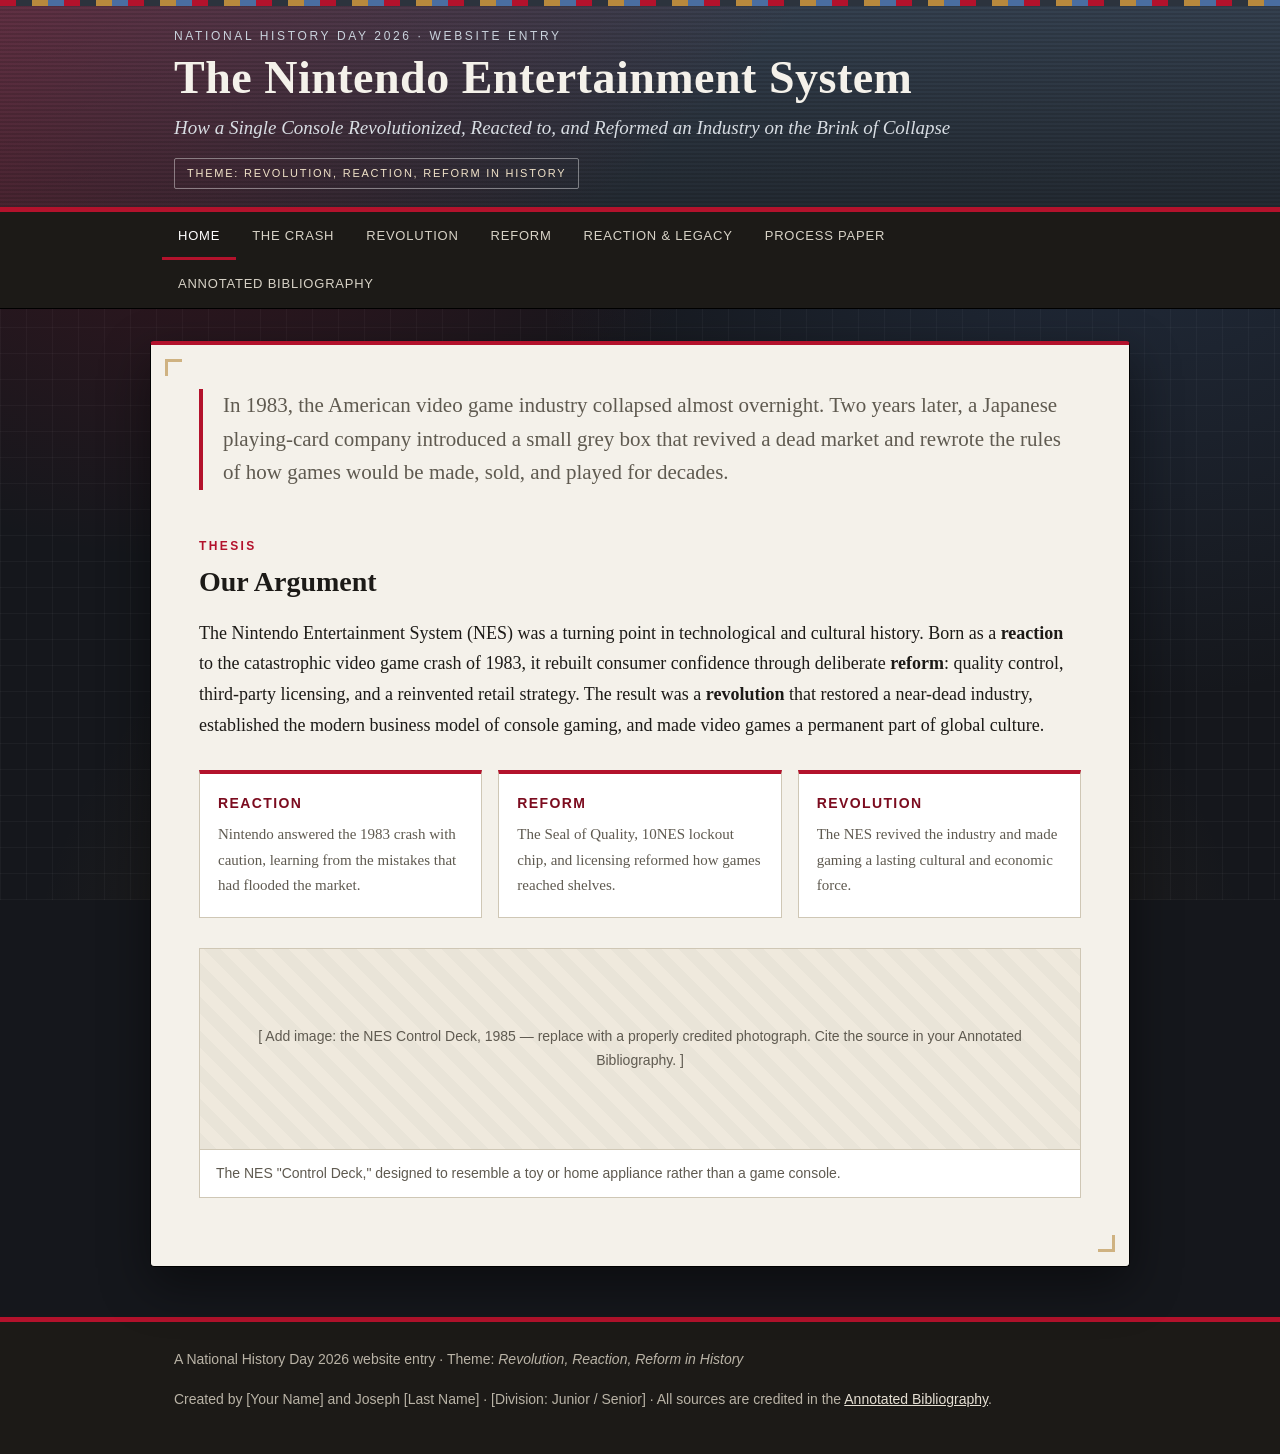
<file: index.html>
<!DOCTYPE html>
<html lang="en">
<head>
  <meta charset="UTF-8">
  <meta name="viewport" content="width=device-width, initial-scale=1.0">
  <title>The Nintendo Entertainment System | NHD 2026</title>
  <meta name="description" content="A National History Day website exploring how the Nintendo Entertainment System revolutionized, reacted to, and reformed the American video game industry.">
  <link rel="stylesheet" href="styles.css">
</head>
<body>
  <header class="masthead">
    <div class="masthead-inner">
      <p class="eyebrow">National History Day 2026 &middot; Website Entry</p>
      <h1>The Nintendo Entertainment System</h1>
      <p class="sub">How a Single Console Revolutionized, Reacted to, and Reformed an Industry on the Brink of Collapse</p>
      <span class="theme-tag">Theme: Revolution, Reaction, Reform in History</span>
    </div>
  </header>

  <nav class="primary">
    <ul>
      <li><a class="active" href="index.html">Home</a></li>
      <li><a href="crash.html">The Crash</a></li>
      <li><a href="revolution.html">Revolution</a></li>
      <li><a href="reform.html">Reform</a></li>
      <li><a href="legacy.html">Reaction &amp; Legacy</a></li>
      <li><a href="process-paper.html">Process Paper</a></li>
      <li><a href="bibliography.html">Annotated Bibliography</a></li>
    </ul>
  </nav>

  <main>
    <p class="lede">In 1983, the American video game industry collapsed almost overnight. Two years later, a Japanese playing-card company introduced a small grey box that revived a dead market and rewrote the rules of how games would be made, sold, and played for decades.</p>

    <h2 class="section"><span class="num">Thesis</span>Our Argument</h2>
    <p>The Nintendo Entertainment System (NES) was a turning point in technological and cultural history. Born as a <strong>reaction</strong> to the catastrophic video game crash of 1983, it rebuilt consumer confidence through deliberate <strong>reform</strong>: quality control, third-party licensing, and a reinvented retail strategy. The result was a <strong>revolution</strong> that restored a near-dead industry, established the modern business model of console gaming, and made video games a permanent part of global culture.</p>

    <div class="triad">
      <div class="card">
        <h4>Reaction</h4>
        <p>Nintendo answered the 1983 crash with caution, learning from the mistakes that had flooded the market.</p>
      </div>
      <div class="card">
        <h4>Reform</h4>
        <p>The Seal of Quality, 10NES lockout chip, and licensing reformed how games reached shelves.</p>
      </div>
      <div class="card">
        <h4>Revolution</h4>
        <p>The NES revived the industry and made gaming a lasting cultural and economic force.</p>
      </div>
    </div>

    <figure>
      <div class="media-placeholder">[ Add image: the NES Control Deck, 1985 &mdash; replace with a properly credited photograph. Cite the source in your Annotated Bibliography. ]</div>
      <figcaption>The NES "Control Deck," designed to resemble a toy or home appliance rather than a game console.</figcaption>
    </figure>

  </main>

  <footer>
    <div class="inner">
      <p>A National History Day 2026 website entry &middot; Theme: <em>Revolution, Reaction, Reform in History</em></p>
      <p>Created by [Your Name] and Joseph [Last Name] &middot; [Division: Junior / Senior] &middot; All sources are credited in the <a href="bibliography.html">Annotated Bibliography</a>.</p>
    </div>
  </footer>
</body>
</html>
</file>
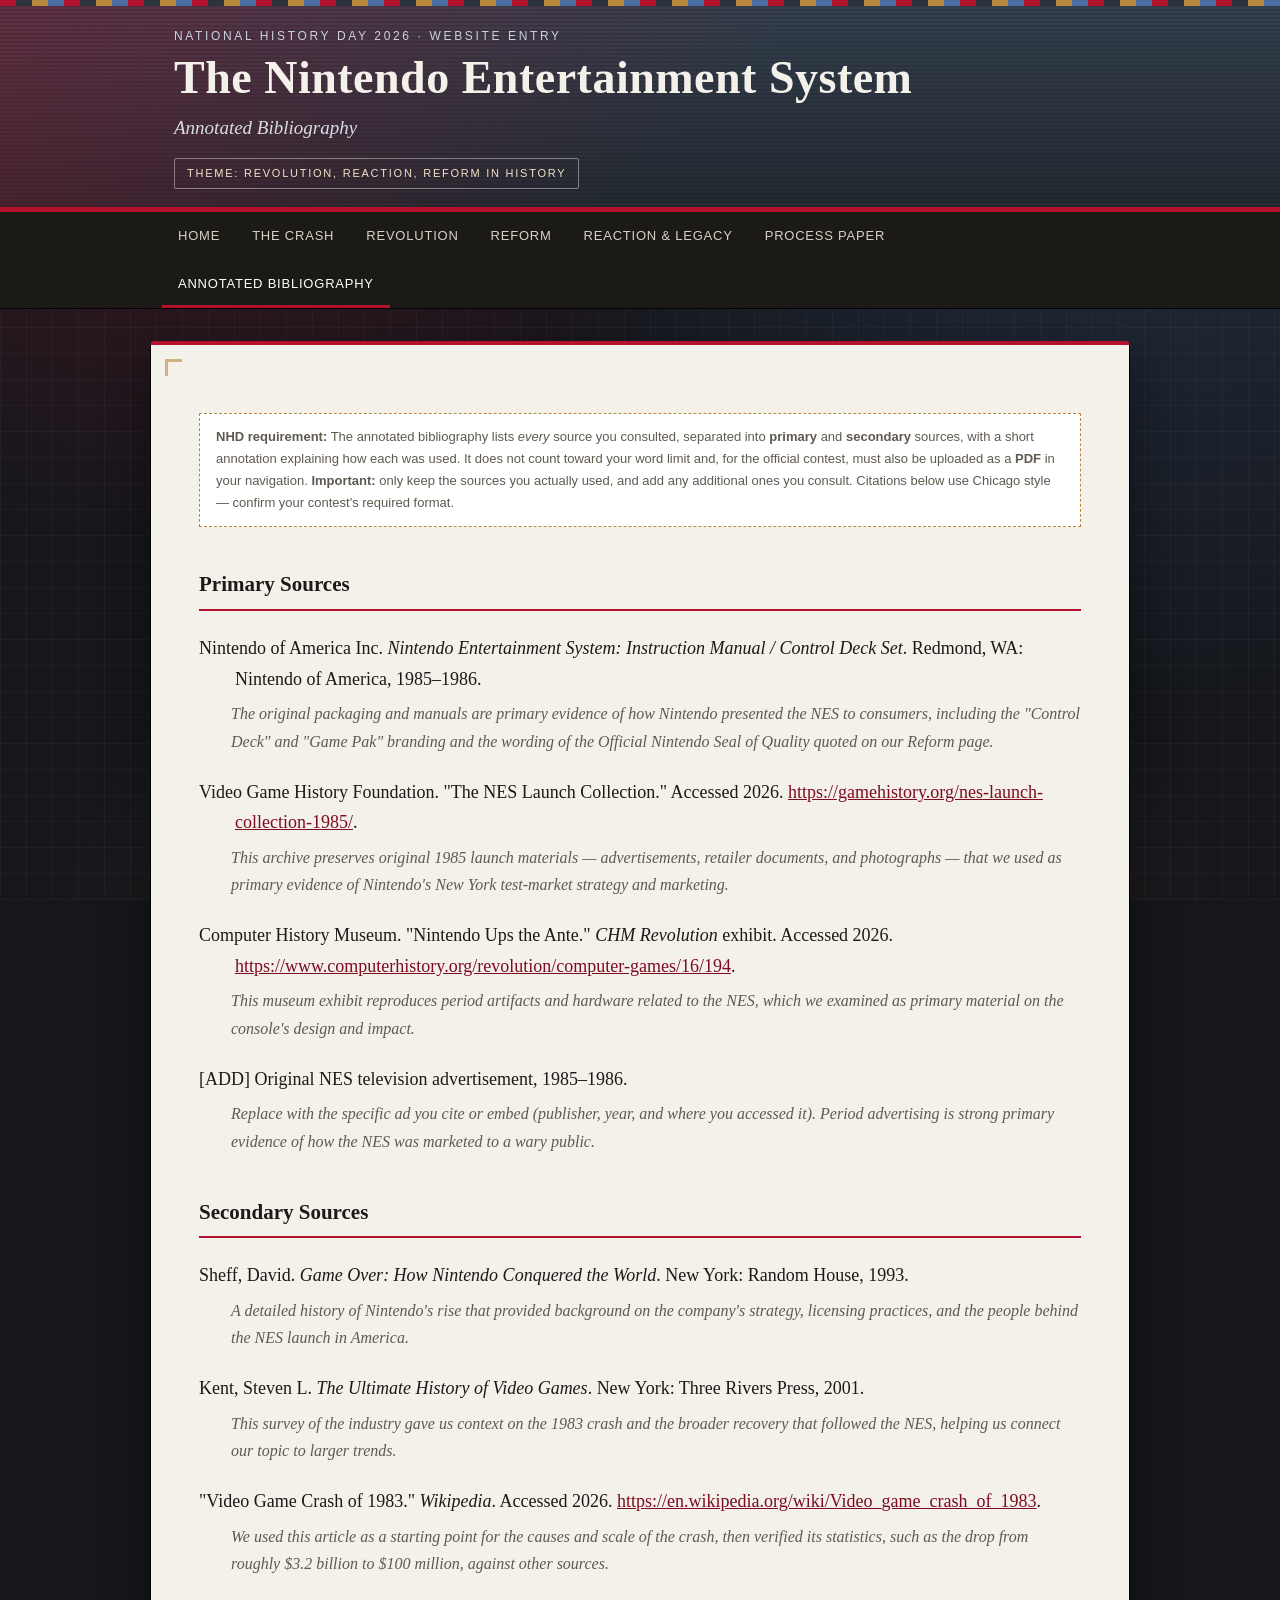
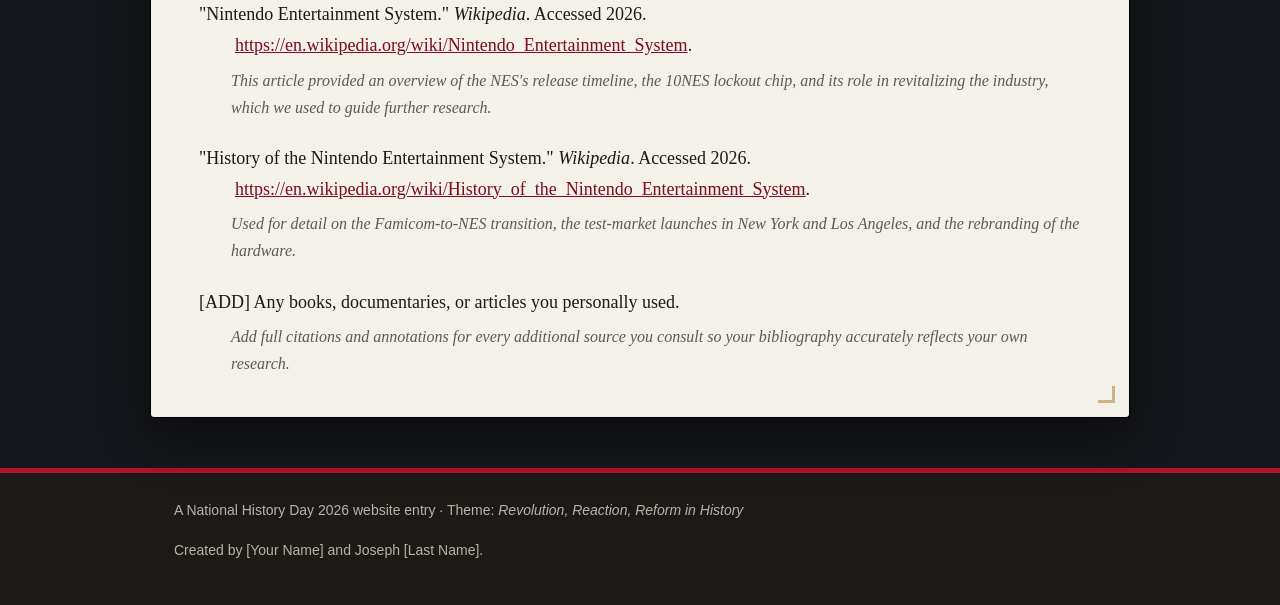
<file: bibliography.html>
<!DOCTYPE html>
<html lang="en">
<head>
  <meta charset="UTF-8">
  <meta name="viewport" content="width=device-width, initial-scale=1.0">
  <title>Annotated Bibliography | NHD 2026</title>
  <meta name="description" content="Annotated bibliography of primary and secondary sources for this NHD website on the NES.">
  <link rel="stylesheet" href="styles.css">
</head>
<body>
  <header class="masthead">
    <div class="masthead-inner">
      <p class="eyebrow">National History Day 2026 &middot; Website Entry</p>
      <h1>The Nintendo Entertainment System</h1>
      <p class="sub">Annotated Bibliography</p>
      <span class="theme-tag">Theme: Revolution, Reaction, Reform in History</span>
    </div>
  </header>

  <nav class="primary">
    <ul>
      <li><a href="index.html">Home</a></li>
      <li><a href="crash.html">The Crash</a></li>
      <li><a href="revolution.html">Revolution</a></li>
      <li><a href="reform.html">Reform</a></li>
      <li><a href="legacy.html">Reaction &amp; Legacy</a></li>
      <li><a href="process-paper.html">Process Paper</a></li>
      <li><a class="active" href="bibliography.html">Annotated Bibliography</a></li>
    </ul>
  </nav>

  <main class="biblio">
    <div class="wordcount-note">
      <strong>NHD requirement:</strong> The annotated bibliography lists <em>every</em> source you consulted, separated into <strong>primary</strong> and <strong>secondary</strong> sources, with a short annotation explaining how each was used. It does not count toward your word limit and, for the official contest, must also be uploaded as a <strong>PDF</strong> in your navigation. <strong>Important:</strong> only keep the sources you actually used, and add any additional ones you consult. Citations below use Chicago style &mdash; confirm your contest's required format.
    </div>

    <h3>Primary Sources</h3>
    <dl>
      <dt>Nintendo of America Inc. <em>Nintendo Entertainment System: Instruction Manual / Control Deck Set</em>. Redmond, WA: Nintendo of America, 1985&ndash;1986.</dt>
      <dd>The original packaging and manuals are primary evidence of how Nintendo presented the NES to consumers, including the "Control Deck" and "Game Pak" branding and the wording of the Official Nintendo Seal of Quality quoted on our Reform page.</dd>

      <dt>Video Game History Foundation. "The NES Launch Collection." Accessed 2026. <a href="https://gamehistory.org/nes-launch-collection-1985/">https://gamehistory.org/nes-launch-collection-1985/</a>.</dt>
      <dd>This archive preserves original 1985 launch materials &mdash; advertisements, retailer documents, and photographs &mdash; that we used as primary evidence of Nintendo's New York test-market strategy and marketing.</dd>

      <dt>Computer History Museum. "Nintendo Ups the Ante." <em>CHM Revolution</em> exhibit. Accessed 2026. <a href="https://www.computerhistory.org/revolution/computer-games/16/194">https://www.computerhistory.org/revolution/computer-games/16/194</a>.</dt>
      <dd>This museum exhibit reproduces period artifacts and hardware related to the NES, which we examined as primary material on the console's design and impact.</dd>

      <dt>[ADD] Original NES television advertisement, 1985&ndash;1986.</dt>
      <dd>Replace with the specific ad you cite or embed (publisher, year, and where you accessed it). Period advertising is strong primary evidence of how the NES was marketed to a wary public.</dd>
    </dl>

    <h3>Secondary Sources</h3>
    <dl>
      <dt>Sheff, David. <em>Game Over: How Nintendo Conquered the World</em>. New York: Random House, 1993.</dt>
      <dd>A detailed history of Nintendo's rise that provided background on the company's strategy, licensing practices, and the people behind the NES launch in America.</dd>

      <dt>Kent, Steven L. <em>The Ultimate History of Video Games</em>. New York: Three Rivers Press, 2001.</dt>
      <dd>This survey of the industry gave us context on the 1983 crash and the broader recovery that followed the NES, helping us connect our topic to larger trends.</dd>

      <dt>"Video Game Crash of 1983." <em>Wikipedia</em>. Accessed 2026. <a href="https://en.wikipedia.org/wiki/Video_game_crash_of_1983">https://en.wikipedia.org/wiki/Video_game_crash_of_1983</a>.</dt>
      <dd>We used this article as a starting point for the causes and scale of the crash, then verified its statistics, such as the drop from roughly $3.2 billion to $100 million, against other sources.</dd>

      <dt>"Nintendo Entertainment System." <em>Wikipedia</em>. Accessed 2026. <a href="https://en.wikipedia.org/wiki/Nintendo_Entertainment_System">https://en.wikipedia.org/wiki/Nintendo_Entertainment_System</a>.</dt>
      <dd>This article provided an overview of the NES's release timeline, the 10NES lockout chip, and its role in revitalizing the industry, which we used to guide further research.</dd>

      <dt>"History of the Nintendo Entertainment System." <em>Wikipedia</em>. Accessed 2026. <a href="https://en.wikipedia.org/wiki/History_of_the_Nintendo_Entertainment_System">https://en.wikipedia.org/wiki/History_of_the_Nintendo_Entertainment_System</a>.</dt>
      <dd>Used for detail on the Famicom-to-NES transition, the test-market launches in New York and Los Angeles, and the rebranding of the hardware.</dd>

      <dt>[ADD] Any books, documentaries, or articles you personally used.</dt>
      <dd>Add full citations and annotations for every additional source you consult so your bibliography accurately reflects your own research.</dd>
    </dl>
  </main>

  <footer>
    <div class="inner">
      <p>A National History Day 2026 website entry &middot; Theme: <em>Revolution, Reaction, Reform in History</em></p>
      <p>Created by [Your Name] and Joseph [Last Name].</p>
    </div>
  </footer>
</body>
</html>
</file>
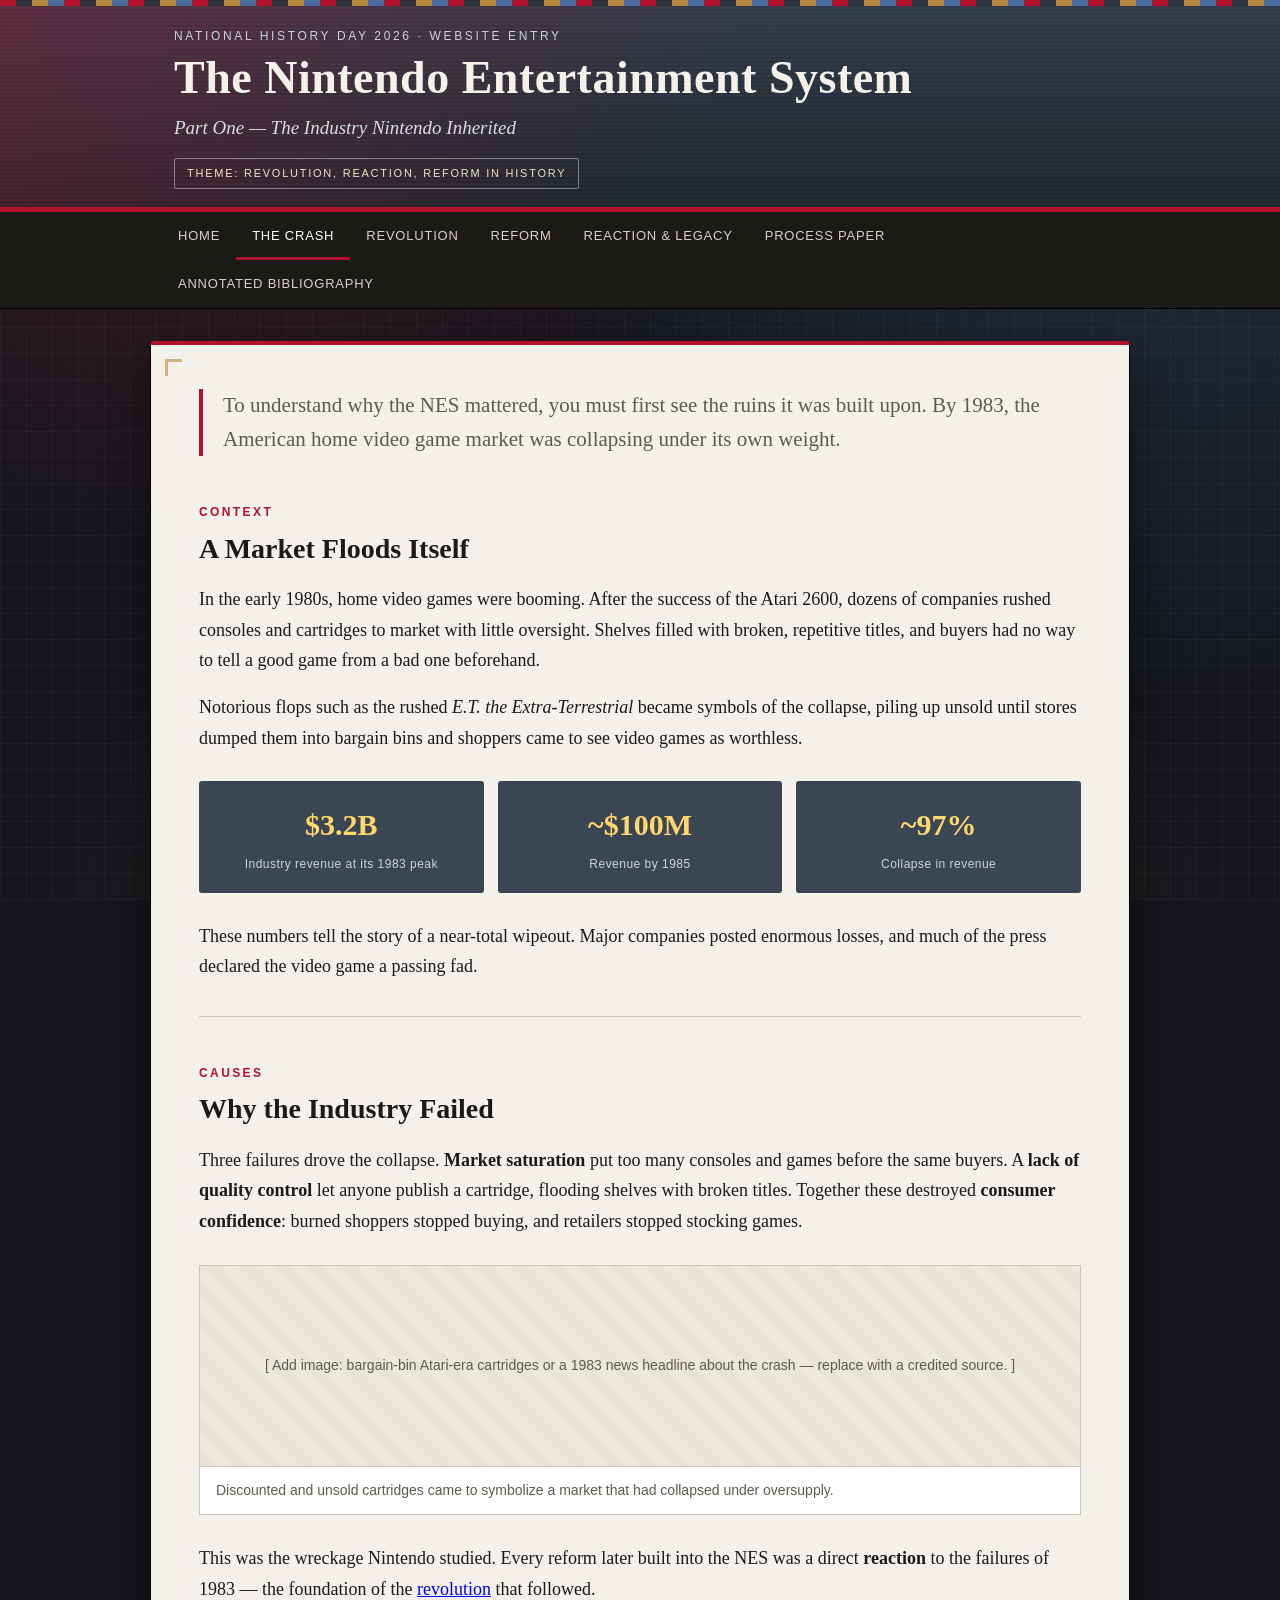
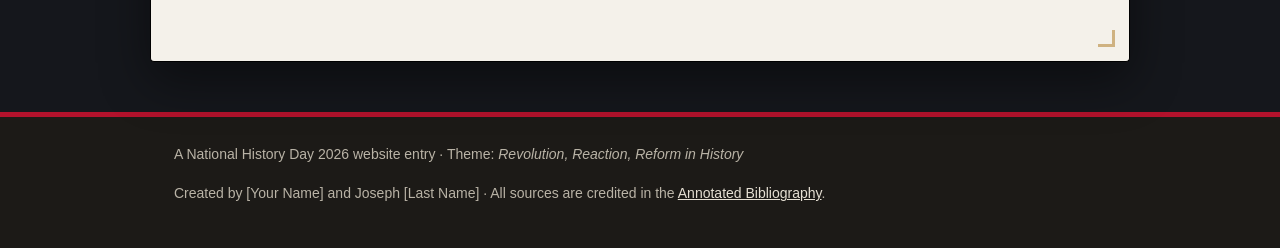
<file: crash.html>
<!DOCTYPE html>
<html lang="en">
<head>
  <meta charset="UTF-8">
  <meta name="viewport" content="width=device-width, initial-scale=1.0">
  <title>The Crash of 1983 | NHD 2026</title>
  <meta name="description" content="The video game crash of 1983 and the collapse that set the stage for the NES.">
  <link rel="stylesheet" href="styles.css">
</head>
<body>
  <header class="masthead">
    <div class="masthead-inner">
      <p class="eyebrow">National History Day 2026 &middot; Website Entry</p>
      <h1>The Nintendo Entertainment System</h1>
      <p class="sub">Part One &mdash; The Industry Nintendo Inherited</p>
      <span class="theme-tag">Theme: Revolution, Reaction, Reform in History</span>
    </div>
  </header>

  <nav class="primary">
    <ul>
      <li><a href="index.html">Home</a></li>
      <li><a class="active" href="crash.html">The Crash</a></li>
      <li><a href="revolution.html">Revolution</a></li>
      <li><a href="reform.html">Reform</a></li>
      <li><a href="legacy.html">Reaction &amp; Legacy</a></li>
      <li><a href="process-paper.html">Process Paper</a></li>
      <li><a href="bibliography.html">Annotated Bibliography</a></li>
    </ul>
  </nav>

  <main>
    <p class="lede">To understand why the NES mattered, you must first see the ruins it was built upon. By 1983, the American home video game market was collapsing under its own weight.</p>

    <h2 class="section"><span class="num">Context</span>A Market Floods Itself</h2>
    <p>In the early 1980s, home video games were booming. After the success of the Atari 2600, dozens of companies rushed consoles and cartridges to market with little oversight. Shelves filled with broken, repetitive titles, and buyers had no way to tell a good game from a bad one beforehand.</p>

    <p>Notorious flops such as the rushed <em>E.T. the Extra-Terrestrial</em> became symbols of the collapse, piling up unsold until stores dumped them into bargain bins and shoppers came to see video games as worthless.</p>

    <div class="stats">
      <div class="stat"><span class="big">$3.2B</span><small>Industry revenue at its 1983 peak</small></div>
      <div class="stat"><span class="big">~$100M</span><small>Revenue by 1985</small></div>
      <div class="stat"><span class="big">~97%</span><small>Collapse in revenue</small></div>
    </div>

    <p>These numbers tell the story of a near-total wipeout. Major companies posted enormous losses, and much of the press declared the video game a passing fad.</p>

    <hr class="rule">

    <h2 class="section"><span class="num">Causes</span>Why the Industry Failed</h2>
    <p>Three failures drove the collapse. <strong>Market saturation</strong> put too many consoles and games before the same buyers. A <strong>lack of quality control</strong> let anyone publish a cartridge, flooding shelves with broken titles. Together these destroyed <strong>consumer confidence</strong>: burned shoppers stopped buying, and retailers stopped stocking games.</p>

    <figure>
      <div class="media-placeholder">[ Add image: bargain-bin Atari-era cartridges or a 1983 news headline about the crash &mdash; replace with a credited source. ]</div>
      <figcaption>Discounted and unsold cartridges came to symbolize a market that had collapsed under oversupply.</figcaption>
    </figure>

    <p>This was the wreckage Nintendo studied. Every reform later built into the NES was a direct <strong>reaction</strong> to the failures of 1983 &mdash; the foundation of the <a href="revolution.html">revolution</a> that followed.</p>
  </main>

  <footer>
    <div class="inner">
      <p>A National History Day 2026 website entry &middot; Theme: <em>Revolution, Reaction, Reform in History</em></p>
      <p>Created by [Your Name] and Joseph [Last Name] &middot; All sources are credited in the <a href="bibliography.html">Annotated Bibliography</a>.</p>
    </div>
  </footer>
</body>
</html>
</file>
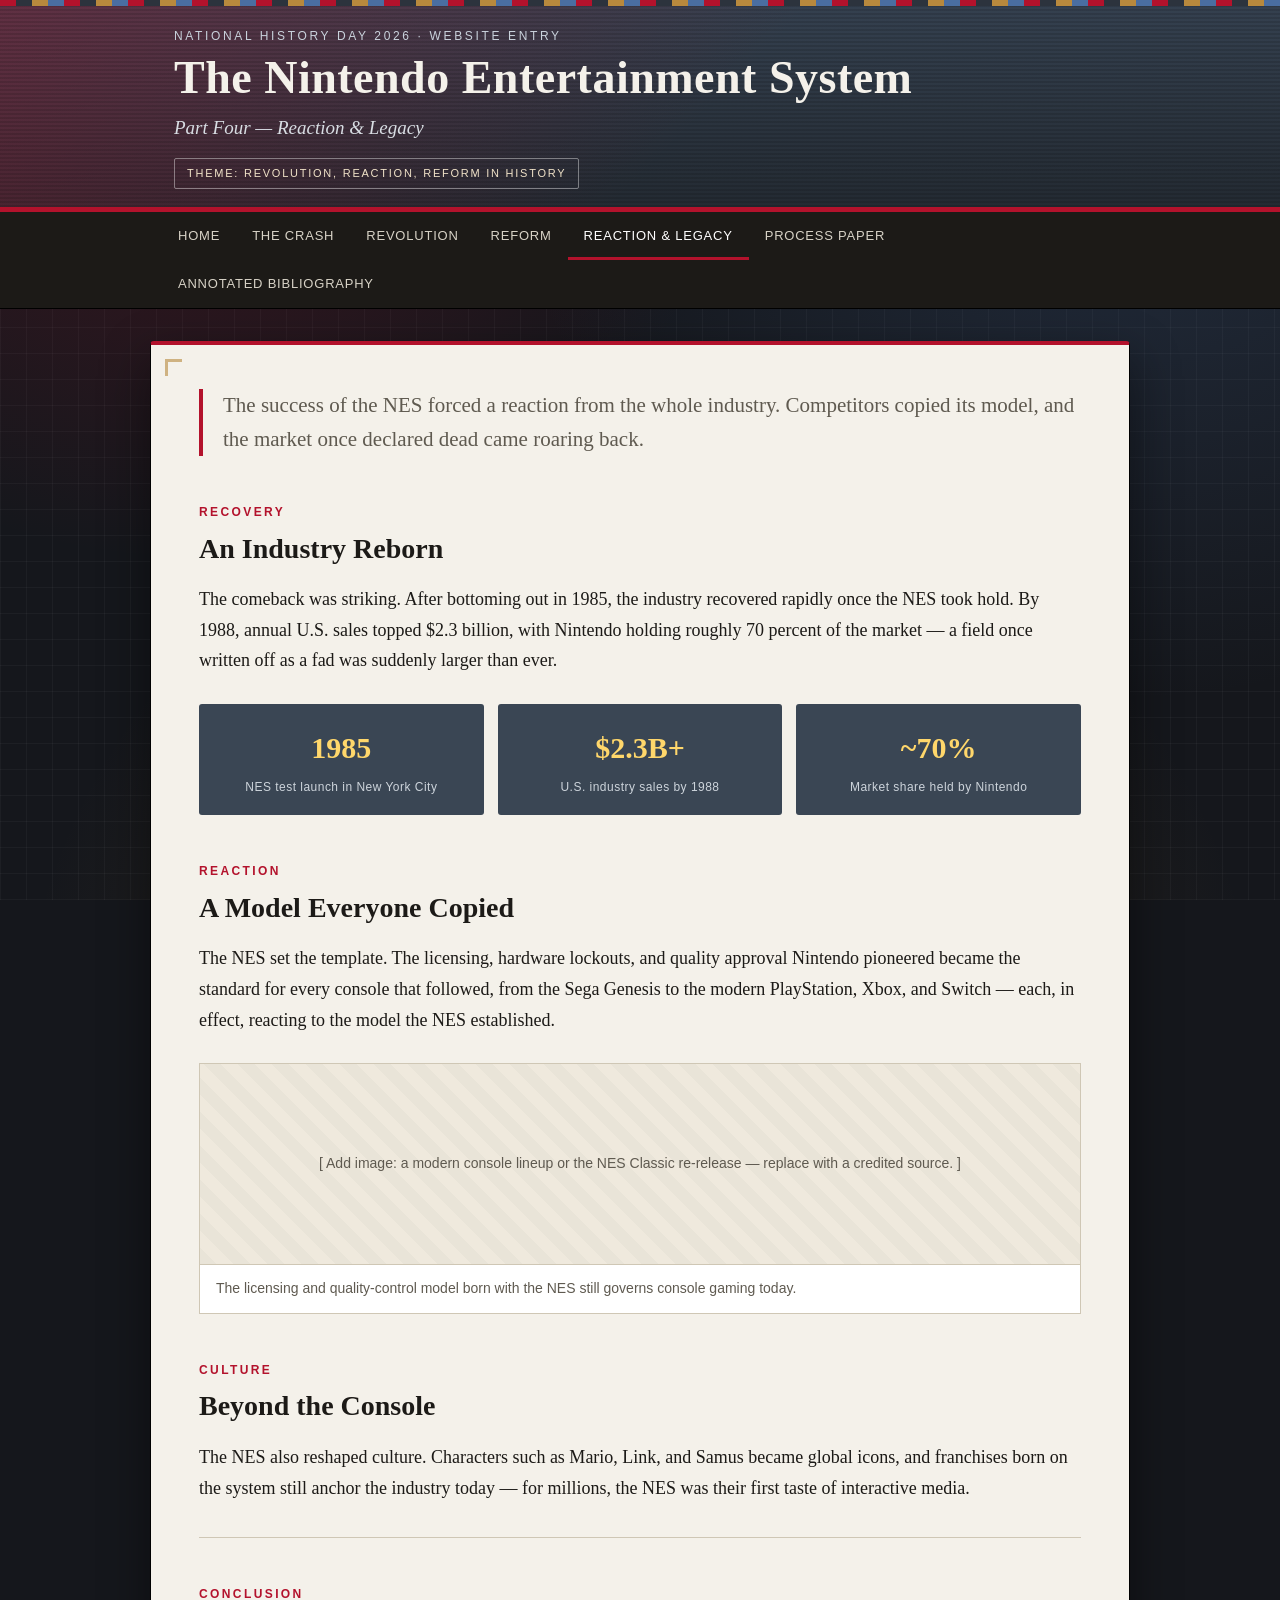
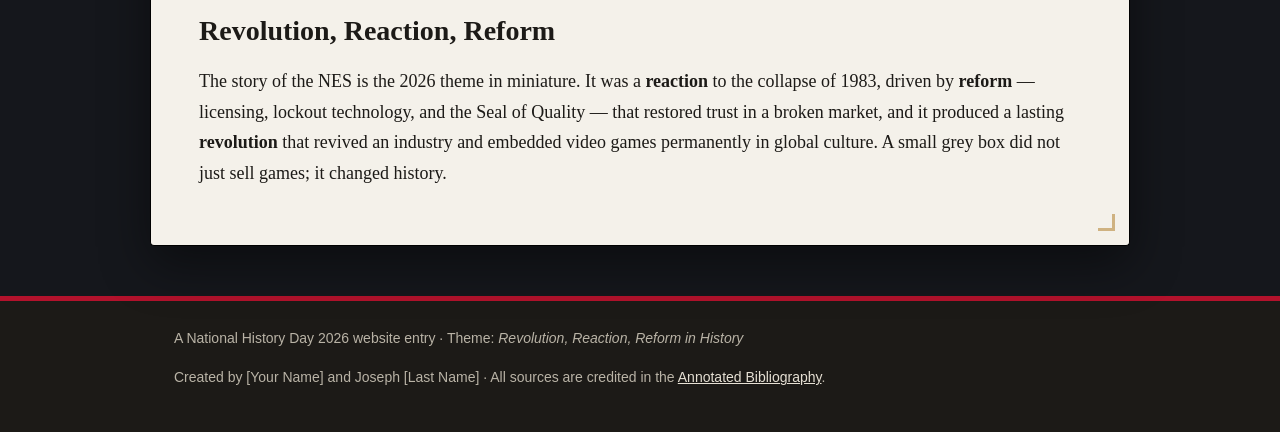
<file: legacy.html>
<!DOCTYPE html>
<html lang="en">
<head>
  <meta charset="UTF-8">
  <meta name="viewport" content="width=device-width, initial-scale=1.0">
  <title>Reaction &amp; Legacy | NHD 2026</title>
  <meta name="description" content="The lasting impact of the NES on the video game industry and global culture.">
  <link rel="stylesheet" href="styles.css">
</head>
<body>
  <header class="masthead">
    <div class="masthead-inner">
      <p class="eyebrow">National History Day 2026 &middot; Website Entry</p>
      <h1>The Nintendo Entertainment System</h1>
      <p class="sub">Part Four &mdash; Reaction &amp; Legacy</p>
      <span class="theme-tag">Theme: Revolution, Reaction, Reform in History</span>
    </div>
  </header>

  <nav class="primary">
    <ul>
      <li><a href="index.html">Home</a></li>
      <li><a href="crash.html">The Crash</a></li>
      <li><a href="revolution.html">Revolution</a></li>
      <li><a href="reform.html">Reform</a></li>
      <li><a class="active" href="legacy.html">Reaction &amp; Legacy</a></li>
      <li><a href="process-paper.html">Process Paper</a></li>
      <li><a href="bibliography.html">Annotated Bibliography</a></li>
    </ul>
  </nav>

  <main>
    <p class="lede">The success of the NES forced a reaction from the whole industry. Competitors copied its model, and the market once declared dead came roaring back.</p>

    <h2 class="section"><span class="num">Recovery</span>An Industry Reborn</h2>
    <p>The comeback was striking. After bottoming out in 1985, the industry recovered rapidly once the NES took hold. By 1988, annual U.S. sales topped $2.3 billion, with Nintendo holding roughly 70 percent of the market &mdash; a field once written off as a fad was suddenly larger than ever.</p>

    <div class="stats">
      <div class="stat"><span class="big">1985</span><small>NES test launch in New York City</small></div>
      <div class="stat"><span class="big">$2.3B+</span><small>U.S. industry sales by 1988</small></div>
      <div class="stat"><span class="big">~70%</span><small>Market share held by Nintendo</small></div>
    </div>

    <h2 class="section"><span class="num">Reaction</span>A Model Everyone Copied</h2>
    <p>The NES set the template. The licensing, hardware lockouts, and quality approval Nintendo pioneered became the standard for every console that followed, from the Sega Genesis to the modern PlayStation, Xbox, and Switch &mdash; each, in effect, reacting to the model the NES established.</p>

    <figure>
      <div class="media-placeholder">[ Add image: a modern console lineup or the NES Classic re-release &mdash; replace with a credited source. ]</div>
      <figcaption>The licensing and quality-control model born with the NES still governs console gaming today.</figcaption>
    </figure>

    <h2 class="section"><span class="num">Culture</span>Beyond the Console</h2>
    <p>The NES also reshaped culture. Characters such as Mario, Link, and Samus became global icons, and franchises born on the system still anchor the industry today &mdash; for millions, the NES was their first taste of interactive media.</p>

    <hr class="rule">

    <h2 class="section"><span class="num">Conclusion</span>Revolution, Reaction, Reform</h2>
    <p>The story of the NES is the 2026 theme in miniature. It was a <strong>reaction</strong> to the collapse of 1983, driven by <strong>reform</strong> &mdash; licensing, lockout technology, and the Seal of Quality &mdash; that restored trust in a broken market, and it produced a lasting <strong>revolution</strong> that revived an industry and embedded video games permanently in global culture. A small grey box did not just sell games; it changed history.</p>
  </main>

  <footer>
    <div class="inner">
      <p>A National History Day 2026 website entry &middot; Theme: <em>Revolution, Reaction, Reform in History</em></p>
      <p>Created by [Your Name] and Joseph [Last Name] &middot; All sources are credited in the <a href="bibliography.html">Annotated Bibliography</a>.</p>
    </div>
  </footer>
</body>
</html>
</file>
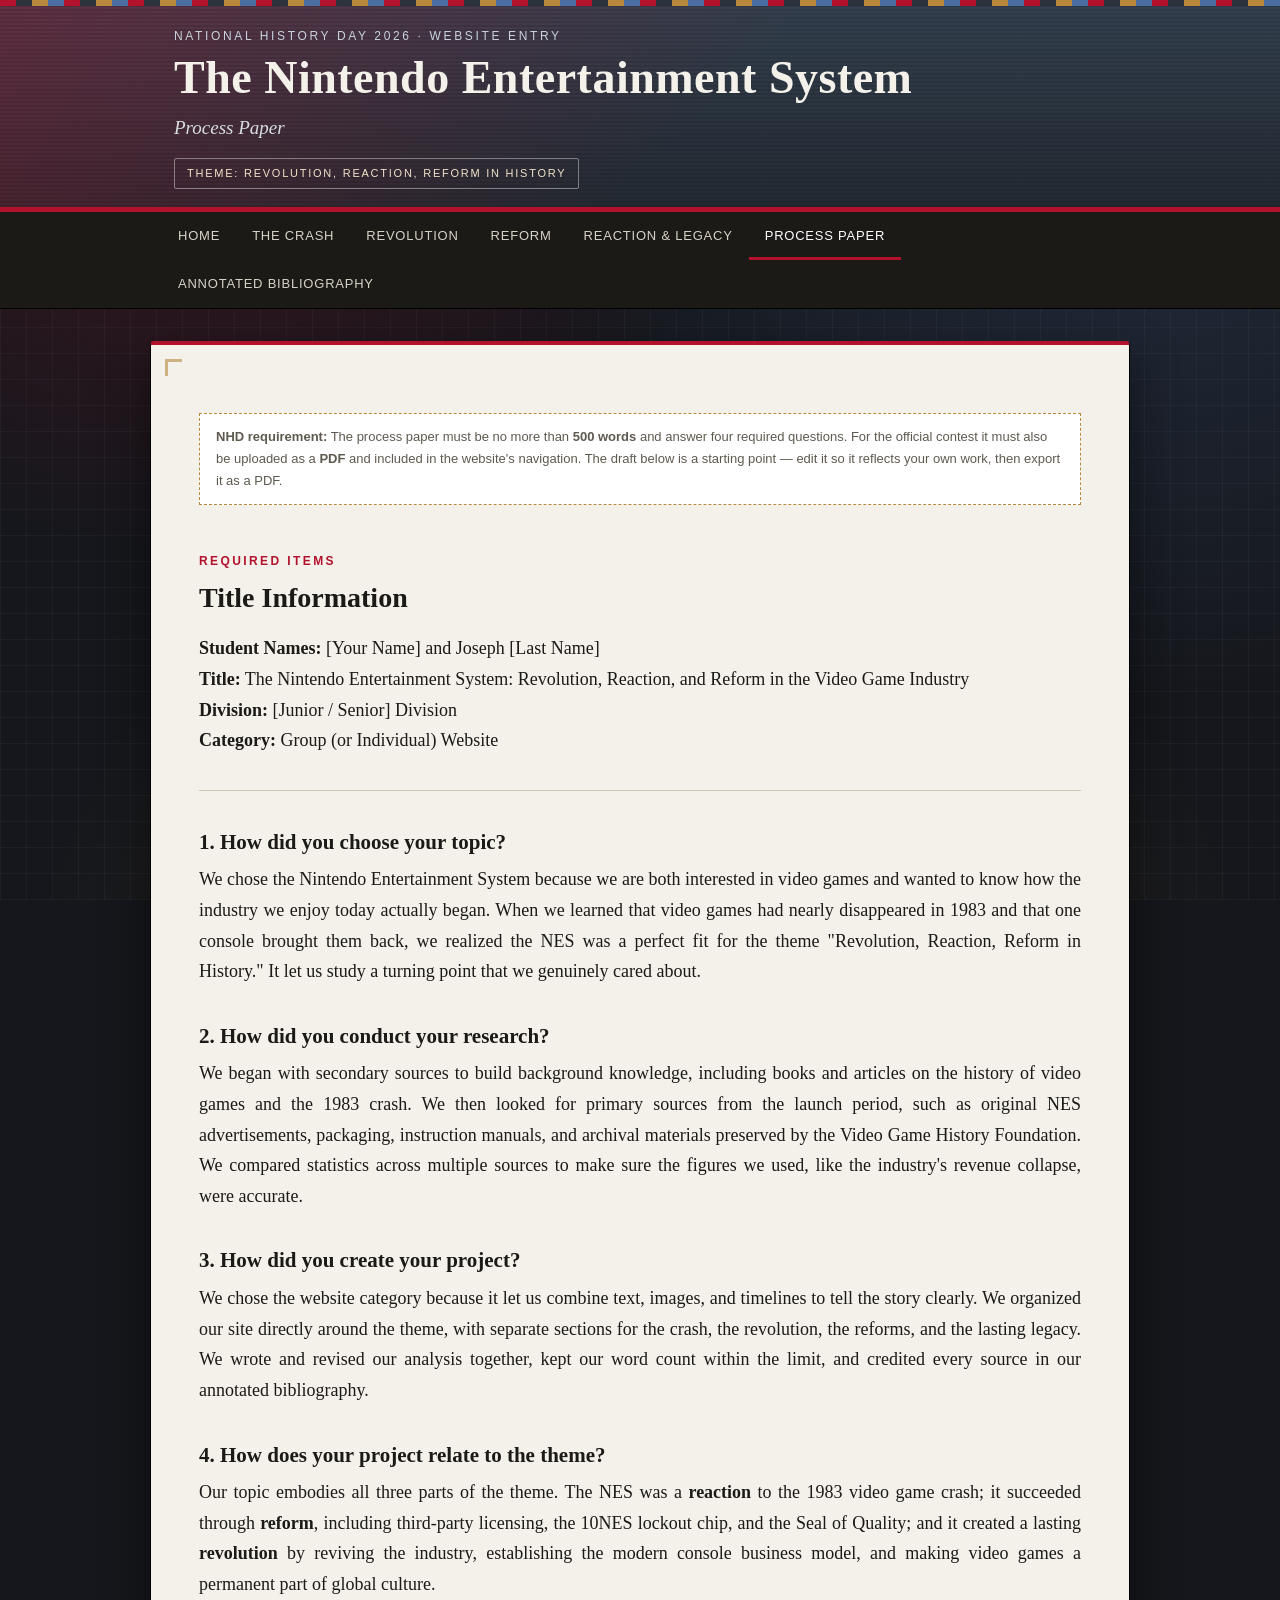
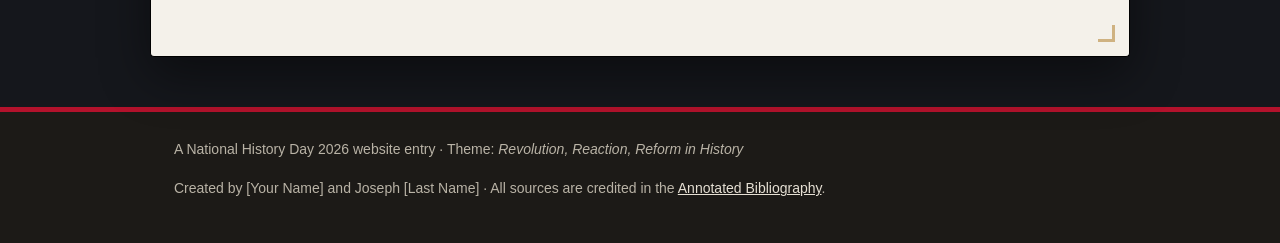
<file: process-paper.html>
<!DOCTYPE html>
<html lang="en">
<head>
  <meta charset="UTF-8">
  <meta name="viewport" content="width=device-width, initial-scale=1.0">
  <title>Process Paper | NHD 2026</title>
  <meta name="description" content="Process paper describing the research and creation of this NHD website on the NES.">
  <link rel="stylesheet" href="styles.css">
</head>
<body>
  <header class="masthead">
    <div class="masthead-inner">
      <p class="eyebrow">National History Day 2026 &middot; Website Entry</p>
      <h1>The Nintendo Entertainment System</h1>
      <p class="sub">Process Paper</p>
      <span class="theme-tag">Theme: Revolution, Reaction, Reform in History</span>
    </div>
  </header>

  <nav class="primary">
    <ul>
      <li><a href="index.html">Home</a></li>
      <li><a href="crash.html">The Crash</a></li>
      <li><a href="revolution.html">Revolution</a></li>
      <li><a href="reform.html">Reform</a></li>
      <li><a href="legacy.html">Reaction &amp; Legacy</a></li>
      <li><a class="active" href="process-paper.html">Process Paper</a></li>
      <li><a href="bibliography.html">Annotated Bibliography</a></li>
    </ul>
  </nav>

  <main class="process">
    <div class="wordcount-note">
      <strong>NHD requirement:</strong> The process paper must be no more than <strong>500 words</strong> and answer four required questions. For the official contest it must also be uploaded as a <strong>PDF</strong> and included in the website's navigation. The draft below is a starting point &mdash; edit it so it reflects your own work, then export it as a PDF.
    </div>

    <h2 class="section"><span class="num">Required Items</span>Title Information</h2>
    <p>
      <strong>Student Names:</strong> [Your Name] and Joseph [Last Name]<br>
      <strong>Title:</strong> The Nintendo Entertainment System: Revolution, Reaction, and Reform in the Video Game Industry<br>
      <strong>Division:</strong> [Junior / Senior] Division<br>
      <strong>Category:</strong> Group (or Individual) Website
    </p>

    <hr class="rule">

    <h3>1. How did you choose your topic?</h3>
    <p>We chose the Nintendo Entertainment System because we are both interested in video games and wanted to know how the industry we enjoy today actually began. When we learned that video games had nearly disappeared in 1983 and that one console brought them back, we realized the NES was a perfect fit for the theme "Revolution, Reaction, Reform in History." It let us study a turning point that we genuinely cared about.</p>

    <h3>2. How did you conduct your research?</h3>
    <p>We began with secondary sources to build background knowledge, including books and articles on the history of video games and the 1983 crash. We then looked for primary sources from the launch period, such as original NES advertisements, packaging, instruction manuals, and archival materials preserved by the Video Game History Foundation. We compared statistics across multiple sources to make sure the figures we used, like the industry's revenue collapse, were accurate.</p>

    <h3>3. How did you create your project?</h3>
    <p>We chose the website category because it let us combine text, images, and timelines to tell the story clearly. We organized our site directly around the theme, with separate sections for the crash, the revolution, the reforms, and the lasting legacy. We wrote and revised our analysis together, kept our word count within the limit, and credited every source in our annotated bibliography.</p>

    <h3>4. How does your project relate to the theme?</h3>
    <p>Our topic embodies all three parts of the theme. The NES was a <strong>reaction</strong> to the 1983 video game crash; it succeeded through <strong>reform</strong>, including third-party licensing, the 10NES lockout chip, and the Seal of Quality; and it created a lasting <strong>revolution</strong> by reviving the industry, establishing the modern console business model, and making video games a permanent part of global culture.</p>
  </main>

  <footer>
    <div class="inner">
      <p>A National History Day 2026 website entry &middot; Theme: <em>Revolution, Reaction, Reform in History</em></p>
      <p>Created by [Your Name] and Joseph [Last Name] &middot; All sources are credited in the <a href="bibliography.html">Annotated Bibliography</a>.</p>
    </div>
  </footer>
</body>
</html>
</file>
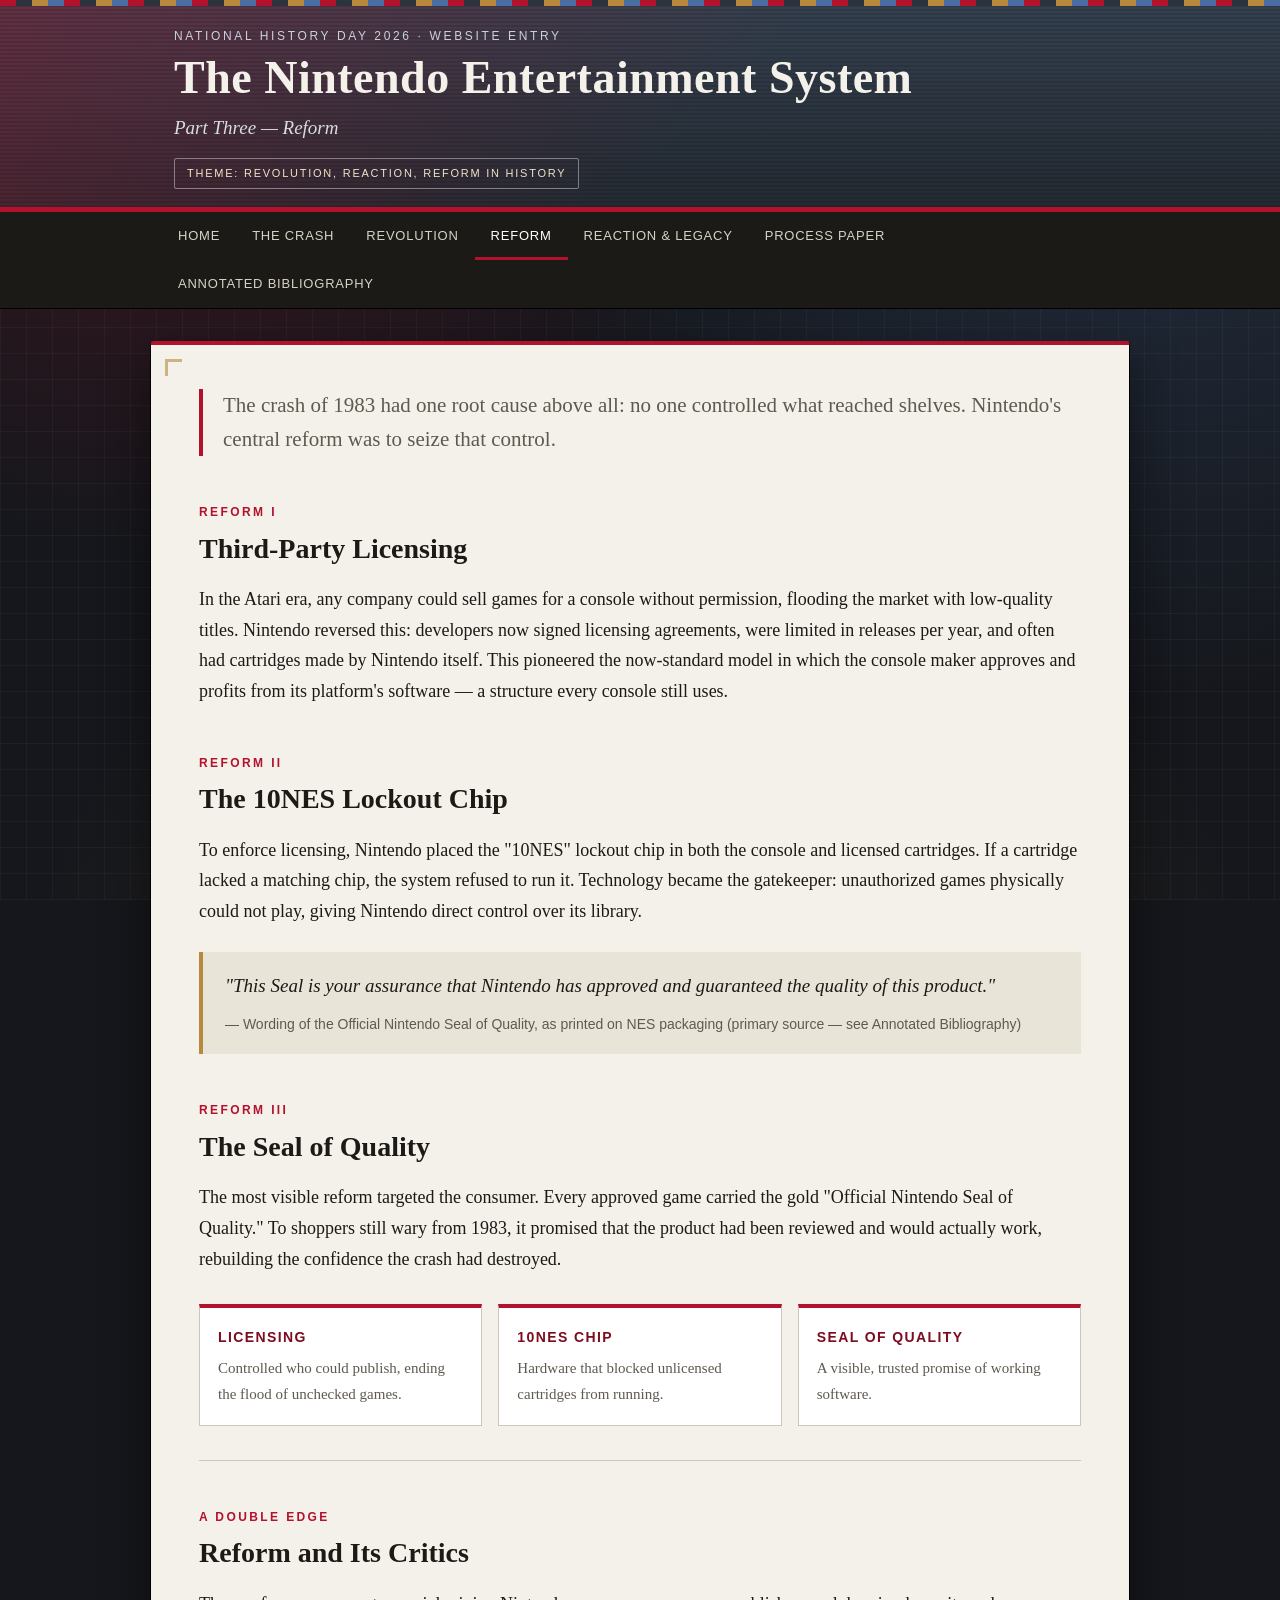
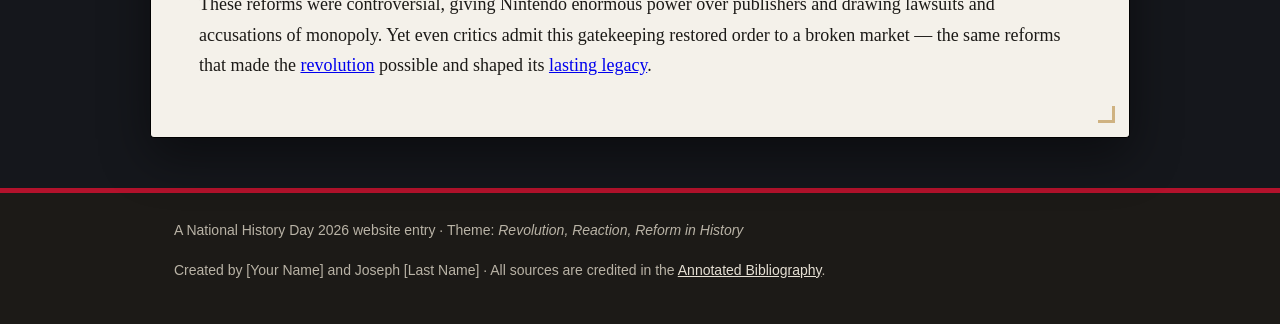
<file: reform.html>
<!DOCTYPE html>
<html lang="en">
<head>
  <meta charset="UTF-8">
  <meta name="viewport" content="width=device-width, initial-scale=1.0">
  <title>Reform: The Rules That Saved Gaming | NHD 2026</title>
  <meta name="description" content="How Nintendo's licensing system, Seal of Quality, and 10NES lockout chip reformed the video game business.">
  <link rel="stylesheet" href="styles.css">
</head>
<body>
  <header class="masthead">
    <div class="masthead-inner">
      <p class="eyebrow">National History Day 2026 &middot; Website Entry</p>
      <h1>The Nintendo Entertainment System</h1>
      <p class="sub">Part Three &mdash; Reform</p>
      <span class="theme-tag">Theme: Revolution, Reaction, Reform in History</span>
    </div>
  </header>

  <nav class="primary">
    <ul>
      <li><a href="index.html">Home</a></li>
      <li><a href="crash.html">The Crash</a></li>
      <li><a href="revolution.html">Revolution</a></li>
      <li><a class="active" href="reform.html">Reform</a></li>
      <li><a href="legacy.html">Reaction &amp; Legacy</a></li>
      <li><a href="process-paper.html">Process Paper</a></li>
      <li><a href="bibliography.html">Annotated Bibliography</a></li>
    </ul>
  </nav>

  <main>
    <p class="lede">The crash of 1983 had one root cause above all: no one controlled what reached shelves. Nintendo's central reform was to seize that control.</p>

    <h2 class="section"><span class="num">Reform I</span>Third-Party Licensing</h2>
    <p>In the Atari era, any company could sell games for a console without permission, flooding the market with low-quality titles. Nintendo reversed this: developers now signed licensing agreements, were limited in releases per year, and often had cartridges made by Nintendo itself. This pioneered the now-standard model in which the console maker approves and profits from its platform's software &mdash; a structure every console still uses.</p>

    <h2 class="section"><span class="num">Reform II</span>The 10NES Lockout Chip</h2>
    <p>To enforce licensing, Nintendo placed the "10NES" lockout chip in both the console and licensed cartridges. If a cartridge lacked a matching chip, the system refused to run it. Technology became the gatekeeper: unauthorized games physically could not play, giving Nintendo direct control over its library.</p>

    <blockquote>
      "This Seal is your assurance that Nintendo has approved and guaranteed the quality of this product."
      <cite>&mdash; Wording of the Official Nintendo Seal of Quality, as printed on NES packaging (primary source &mdash; see Annotated Bibliography)</cite>
    </blockquote>

    <h2 class="section"><span class="num">Reform III</span>The Seal of Quality</h2>
    <p>The most visible reform targeted the consumer. Every approved game carried the gold "Official Nintendo Seal of Quality." To shoppers still wary from 1983, it promised that the product had been reviewed and would actually work, rebuilding the confidence the crash had destroyed.</p>

    <div class="triad">
      <div class="card">
        <h4>Licensing</h4>
        <p>Controlled who could publish, ending the flood of unchecked games.</p>
      </div>
      <div class="card">
        <h4>10NES Chip</h4>
        <p>Hardware that blocked unlicensed cartridges from running.</p>
      </div>
      <div class="card">
        <h4>Seal of Quality</h4>
        <p>A visible, trusted promise of working software.</p>
      </div>
    </div>

    <hr class="rule">

    <h2 class="section"><span class="num">A Double Edge</span>Reform and Its Critics</h2>
    <p>These reforms were controversial, giving Nintendo enormous power over publishers and drawing lawsuits and accusations of monopoly. Yet even critics admit this gatekeeping restored order to a broken market &mdash; the same reforms that made the <a href="revolution.html">revolution</a> possible and shaped its <a href="legacy.html">lasting legacy</a>.</p>
  </main>

  <footer>
    <div class="inner">
      <p>A National History Day 2026 website entry &middot; Theme: <em>Revolution, Reaction, Reform in History</em></p>
      <p>Created by [Your Name] and Joseph [Last Name] &middot; All sources are credited in the <a href="bibliography.html">Annotated Bibliography</a>.</p>
    </div>
  </footer>
</body>
</html>
</file>
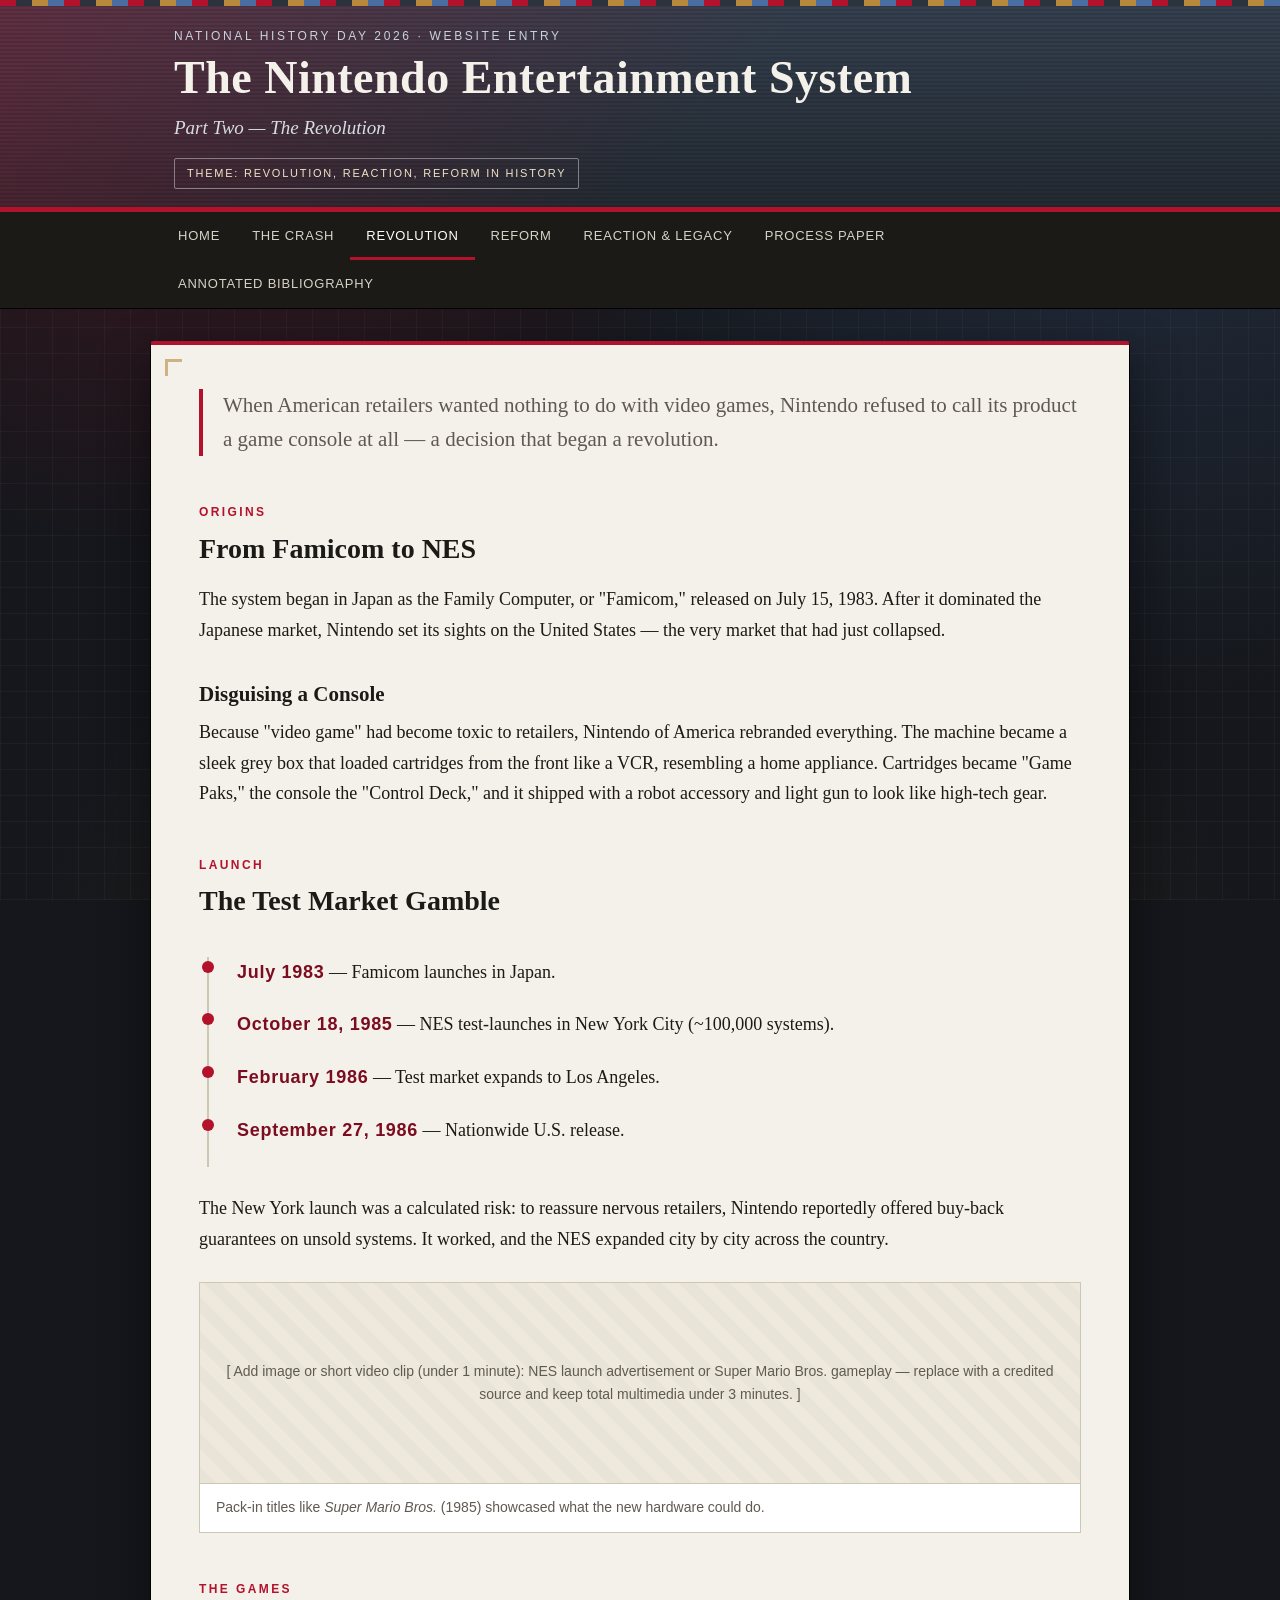
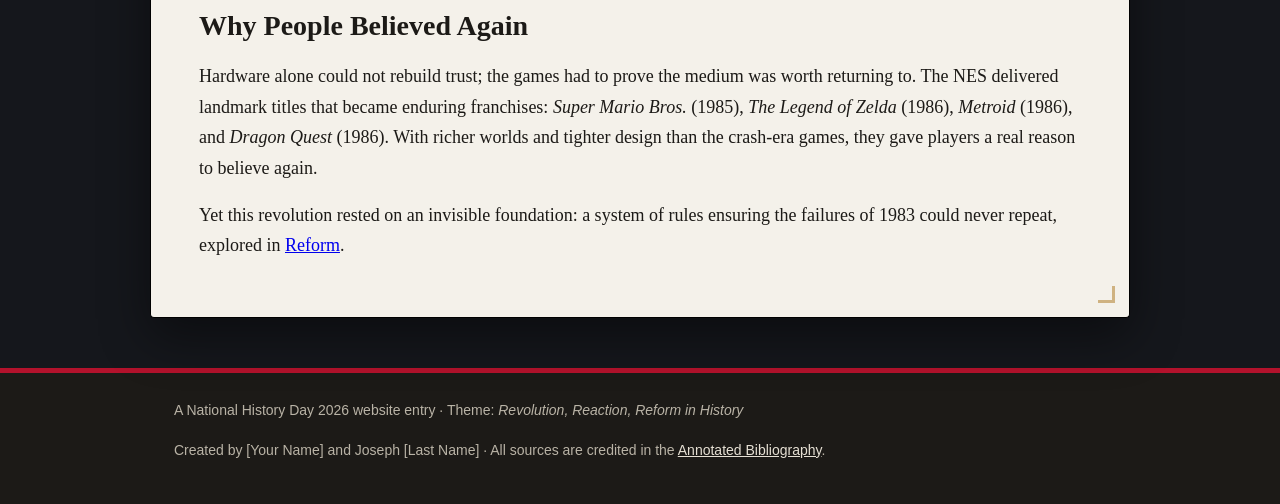
<file: revolution.html>
<!DOCTYPE html>
<html lang="en">
<head>
  <meta charset="UTF-8">
  <meta name="viewport" content="width=device-width, initial-scale=1.0">
  <title>The NES Revolution | NHD 2026</title>
  <meta name="description" content="How the Nintendo Entertainment System launched and revived the American video game industry after 1985.">
  <link rel="stylesheet" href="styles.css">
</head>
<body>
  <header class="masthead">
    <div class="masthead-inner">
      <p class="eyebrow">National History Day 2026 &middot; Website Entry</p>
      <h1>The Nintendo Entertainment System</h1>
      <p class="sub">Part Two &mdash; The Revolution</p>
      <span class="theme-tag">Theme: Revolution, Reaction, Reform in History</span>
    </div>
  </header>

  <nav class="primary">
    <ul>
      <li><a href="index.html">Home</a></li>
      <li><a href="crash.html">The Crash</a></li>
      <li><a class="active" href="revolution.html">Revolution</a></li>
      <li><a href="reform.html">Reform</a></li>
      <li><a href="legacy.html">Reaction &amp; Legacy</a></li>
      <li><a href="process-paper.html">Process Paper</a></li>
      <li><a href="bibliography.html">Annotated Bibliography</a></li>
    </ul>
  </nav>

  <main>
    <p class="lede">When American retailers wanted nothing to do with video games, Nintendo refused to call its product a game console at all &mdash; a decision that began a revolution.</p>

    <h2 class="section"><span class="num">Origins</span>From Famicom to NES</h2>
    <p>The system began in Japan as the Family Computer, or "Famicom," released on July 15, 1983. After it dominated the Japanese market, Nintendo set its sights on the United States &mdash; the very market that had just collapsed.</p>

    <h3>Disguising a Console</h3>
    <p>Because "video game" had become toxic to retailers, Nintendo of America rebranded everything. The machine became a sleek grey box that loaded cartridges from the front like a VCR, resembling a home appliance. Cartridges became "Game Paks," the console the "Control Deck," and it shipped with a robot accessory and light gun to look like high-tech gear.</p>

    <h2 class="section"><span class="num">Launch</span>The Test Market Gamble</h2>
    <ul class="timeline">
      <li><span class="year">July 1983</span> &mdash; Famicom launches in Japan.</li>
      <li><span class="year">October 18, 1985</span> &mdash; NES test-launches in New York City (~100,000 systems).</li>
      <li><span class="year">February 1986</span> &mdash; Test market expands to Los Angeles.</li>
      <li><span class="year">September 27, 1986</span> &mdash; Nationwide U.S. release.</li>
    </ul>

    <p>The New York launch was a calculated risk: to reassure nervous retailers, Nintendo reportedly offered buy-back guarantees on unsold systems. It worked, and the NES expanded city by city across the country.</p>

    <figure>
      <div class="media-placeholder">[ Add image or short video clip (under 1 minute): NES launch advertisement or Super Mario Bros. gameplay &mdash; replace with a credited source and keep total multimedia under 3 minutes. ]</div>
      <figcaption>Pack-in titles like <em>Super Mario Bros.</em> (1985) showcased what the new hardware could do.</figcaption>
    </figure>

    <h2 class="section"><span class="num">The Games</span>Why People Believed Again</h2>
    <p>Hardware alone could not rebuild trust; the games had to prove the medium was worth returning to. The NES delivered landmark titles that became enduring franchises: <em>Super Mario Bros.</em> (1985), <em>The Legend of Zelda</em> (1986), <em>Metroid</em> (1986), and <em>Dragon Quest</em> (1986). With richer worlds and tighter design than the crash-era games, they gave players a real reason to believe again.</p>

    <p>Yet this revolution rested on an invisible foundation: a system of rules ensuring the failures of 1983 could never repeat, explored in <a href="reform.html">Reform</a>.</p>
  </main>

  <footer>
    <div class="inner">
      <p>A National History Day 2026 website entry &middot; Theme: <em>Revolution, Reaction, Reform in History</em></p>
      <p>Created by [Your Name] and Joseph [Last Name] &middot; All sources are credited in the <a href="bibliography.html">Annotated Bibliography</a>.</p>
    </div>
  </footer>
</body>
</html>
</file>
<file: styles.css>
/* NHD 2026 — "Revolution, Reaction, Reform in History"
   The Nintendo Entertainment System
   A scholarly, archival aesthetic — informational, not commercial. */

:root {
  --ink: #1c1a17;
  --paper: #f4f1ea;
  --paper-deep: #e9e4d8;
  --rule: #cfc7b5;
  --accent: #b3122c;      /* NES red */
  --accent-dark: #7c0c1f;
  --slate: #3a4654;        /* NES grey console */
  --muted: #5f5a50;
  --gold: #b8893d;
  --max: 980px;
}

* { box-sizing: border-box; }

html { scroll-behavior: smooth; }

body {
  margin: 0;
  color: var(--ink);
  font-family: "Iowan Old Style", "Palatino Linotype", Palatino, Georgia, "Times New Roman", serif;
  font-size: 18px;
  line-height: 1.7;
  -webkit-font-smoothing: antialiased;
  /* Layered, decorated background: glow + pixel grid over deep slate */
  background-color: #15171c;
  background-image:
    radial-gradient(circle at 15% -5%, rgba(179, 18, 44, 0.30), transparent 42%),
    radial-gradient(circle at 88% 8%, rgba(74, 110, 161, 0.28), transparent 45%),
    radial-gradient(circle at 50% 120%, rgba(184, 137, 61, 0.22), transparent 50%),
    repeating-linear-gradient(0deg, rgba(255,255,255,0.035) 0 1px, transparent 1px 26px),
    repeating-linear-gradient(90deg, rgba(255,255,255,0.035) 0 1px, transparent 1px 26px);
  background-attachment: fixed;
}

/* Decorative pixel-strip that runs along the very top of every page */
body::before {
  content: "";
  position: fixed;
  top: 0; left: 0; right: 0;
  height: 6px;
  z-index: 100;
  background: repeating-linear-gradient(
    90deg,
    var(--accent) 0 16px,
    #2c333d 16px 32px,
    var(--gold) 32px 48px,
    #4a6ea1 48px 64px
  );
}

/* ---------- Masthead ---------- */
.masthead {
  color: #f4f1ea;
  border-bottom: 5px solid var(--accent);
  position: relative;
  overflow: hidden;
  background-color: #2b333d;
  background-image:
    linear-gradient(135deg, rgba(179,18,44,0.35), transparent 55%),
    linear-gradient(180deg, #354150, #232a32);
}
/* subtle scanlines across the masthead for a retro-display feel */
.masthead::after {
  content: "";
  position: absolute;
  inset: 0;
  background: repeating-linear-gradient(
    0deg,
    rgba(0,0,0,0.12) 0 2px,
    transparent 2px 4px
  );
  pointer-events: none;
}
.masthead-inner {
  max-width: var(--max);
  margin: 0 auto;
  padding: 26px 24px 18px;
  position: relative;
  z-index: 2;
}
.eyebrow {
  font-family: "Helvetica Neue", Arial, sans-serif;
  text-transform: uppercase;
  letter-spacing: 0.22em;
  font-size: 12px;
  color: #c9d2dc;
  margin: 0 0 6px;
}
.masthead h1 {
  font-size: clamp(28px, 5vw, 46px);
  line-height: 1.12;
  margin: 0 0 8px;
  font-weight: 700;
  letter-spacing: 0.5px;
}
.masthead .sub {
  margin: 0;
  color: #d8dde3;
  font-style: italic;
  font-size: clamp(15px, 2.4vw, 19px);
}
.theme-tag {
  display: inline-block;
  margin-top: 14px;
  padding: 5px 12px;
  border: 1px solid rgba(255,255,255,.4);
  border-radius: 2px;
  font-family: "Helvetica Neue", Arial, sans-serif;
  font-size: 11px;
  letter-spacing: 0.16em;
  text-transform: uppercase;
  color: #f0e2c8;
}

/* ---------- Navigation ---------- */
nav.primary {
  background: var(--ink);
  position: sticky;
  top: 0;
  z-index: 50;
  border-bottom: 1px solid #000;
}
nav.primary ul {
  max-width: var(--max);
  margin: 0 auto;
  padding: 0 12px;
  list-style: none;
  display: flex;
  flex-wrap: wrap;
}
nav.primary a {
  display: block;
  padding: 13px 16px;
  color: #d7d2c6;
  text-decoration: none;
  font-family: "Helvetica Neue", Arial, sans-serif;
  font-size: 13px;
  letter-spacing: 0.06em;
  text-transform: uppercase;
}
nav.primary a:hover { color: #fff; background: #2c2a26; }
nav.primary a.active { color: #fff; box-shadow: inset 0 -3px 0 var(--accent); }

/* ---------- Layout ---------- */
main {
  max-width: var(--max);
  margin: 32px auto;
  padding: 44px 48px 40px;
  background: var(--paper);
  border: 1px solid #000;
  border-top: 4px solid var(--accent);
  border-radius: 4px;
  box-shadow: 0 18px 50px rgba(0, 0, 0, 0.45);
  position: relative;
}
/* faint corner pixel marks on the content card */
main::before,
main::after {
  content: "";
  position: absolute;
  width: 14px;
  height: 14px;
  border: 3px solid var(--gold);
  opacity: 0.6;
}
main::before { top: 14px; left: 14px; border-right: 0; border-bottom: 0; }
main::after { bottom: 14px; right: 14px; border-left: 0; border-top: 0; }
.lede {
  font-size: 21px;
  line-height: 1.6;
  color: var(--muted);
  border-left: 4px solid var(--accent);
  padding-left: 20px;
  margin: 0 0 34px;
}
h2.section {
  font-size: 28px;
  margin: 46px 0 6px;
  padding-bottom: 6px;
}
h2.section .num {
  display: block;
  font-family: "Helvetica Neue", Arial, sans-serif;
  font-size: 12px;
  letter-spacing: 0.2em;
  text-transform: uppercase;
  color: var(--accent);
  margin-bottom: 2px;
}
h3 { font-size: 21px; margin: 32px 0 4px; }
p { margin: 0 0 16px; }
hr.rule { border: 0; border-top: 1px solid var(--rule); margin: 34px 0; }

/* ---------- Pull quote / primary source ---------- */
blockquote {
  margin: 26px 0;
  padding: 18px 22px;
  background: var(--paper-deep);
  border-left: 4px solid var(--gold);
  font-size: 19px;
  font-style: italic;
}
blockquote cite {
  display: block;
  margin-top: 10px;
  font-style: normal;
  font-size: 14px;
  color: var(--muted);
  font-family: "Helvetica Neue", Arial, sans-serif;
}

/* ---------- Theme cards ---------- */
.triad {
  display: grid;
  grid-template-columns: repeat(3, 1fr);
  gap: 16px;
  margin: 30px 0;
}
.triad .card {
  background: #fff;
  border: 1px solid var(--rule);
  border-top: 4px solid var(--accent);
  padding: 18px;
}
.triad .card h4 {
  margin: 0 0 6px;
  font-family: "Helvetica Neue", Arial, sans-serif;
  text-transform: uppercase;
  letter-spacing: 0.1em;
  font-size: 14px;
  color: var(--accent-dark);
}
.triad .card p { font-size: 15px; margin: 0; color: var(--muted); }

/* ---------- Figure / media placeholder ---------- */
figure {
  margin: 28px 0;
  border: 1px solid var(--rule);
  background: #fff;
}
.media-placeholder {
  background: repeating-linear-gradient(45deg, #e9e4d8, #e9e4d8 12px, #efe9dd 12px, #efe9dd 24px);
  color: var(--muted);
  display: flex;
  align-items: center;
  justify-content: center;
  min-height: 200px;
  text-align: center;
  font-family: "Helvetica Neue", Arial, sans-serif;
  font-size: 14px;
  padding: 24px;
}
figcaption {
  padding: 12px 16px;
  font-size: 14px;
  color: var(--muted);
  border-top: 1px solid var(--rule);
  font-family: "Helvetica Neue", Arial, sans-serif;
}

/* ---------- Timeline ---------- */
.timeline { list-style: none; padding: 0; margin: 26px 0; }
.timeline li {
  position: relative;
  padding: 0 0 22px 28px;
  border-left: 2px solid var(--rule);
  margin-left: 8px;
}
.timeline li::before {
  content: "";
  position: absolute;
  left: -7px; top: 4px;
  width: 12px; height: 12px;
  background: var(--accent);
  border-radius: 50%;
}
.timeline .year {
  font-family: "Helvetica Neue", Arial, sans-serif;
  font-weight: 700;
  letter-spacing: 0.04em;
  color: var(--accent-dark);
}

/* ---------- Stats ---------- */
.stats {
  display: grid;
  grid-template-columns: repeat(3, 1fr);
  gap: 14px;
  margin: 28px 0;
  text-align: center;
}
.stats .stat {
  background: var(--slate);
  color: #fff;
  padding: 18px 10px;
  border-radius: 3px;
}
.stats .big {
  display: block;
  font-size: 30px;
  font-weight: 700;
  color: #ffd76b;
}
.stats small {
  display: block;
  font-family: "Helvetica Neue", Arial, sans-serif;
  font-size: 12px;
  letter-spacing: 0.04em;
  color: #cdd4db;
  margin-top: 4px;
}

/* ---------- Bibliography ---------- */
.biblio h3 {
  border-bottom: 2px solid var(--accent);
  padding-bottom: 6px;
  margin-top: 40px;
}
.biblio dl { margin: 0; }
.biblio dt {
  margin-top: 22px;
  text-indent: -2em;
  padding-left: 2em;
}
.biblio dd {
  margin: 6px 0 0 0;
  padding-left: 2em;
  font-size: 16px;
  color: var(--muted);
  font-style: italic;
}
.biblio a { color: var(--accent-dark); word-break: break-word; }

/* ---------- Process paper ---------- */
.process p { text-align: justify; }
.wordcount-note {
  background: #fff;
  border: 1px dashed var(--gold);
  padding: 12px 16px;
  font-family: "Helvetica Neue", Arial, sans-serif;
  font-size: 13px;
  color: var(--muted);
  margin: 24px 0;
}

/* ---------- Footer ---------- */
footer {
  background: var(--ink);
  color: #b9b3a6;
  margin-top: 50px;
  border-top: 5px solid var(--accent);
}
footer .inner {
  max-width: var(--max);
  margin: 0 auto;
  padding: 26px 24px;
  font-size: 14px;
  font-family: "Helvetica Neue", Arial, sans-serif;
}
footer a { color: #e6e0d4; }

/* ---------- Responsive ---------- */
@media (max-width: 720px) {
  .triad, .stats { grid-template-columns: 1fr; }
  body { font-size: 17px; }
}
</file>
